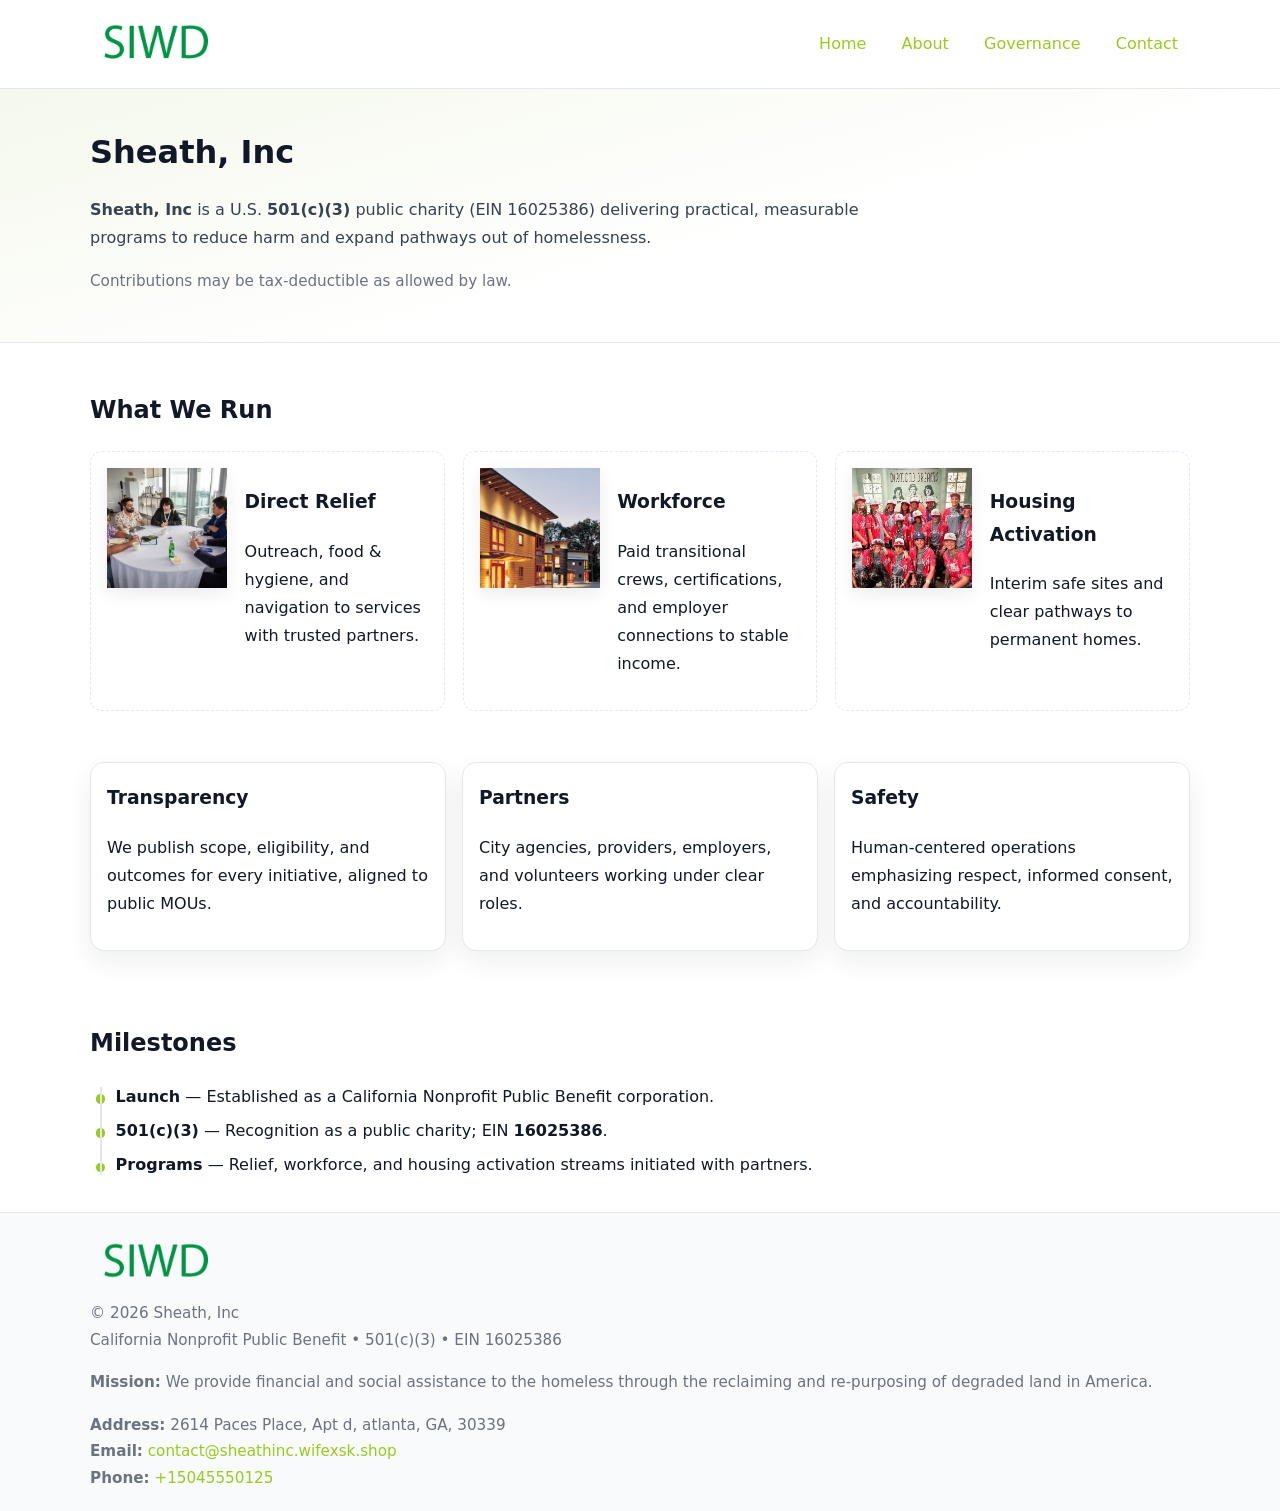
<file: index.html>
<!doctype html>
<html lang="en">
<head>
<meta charset="utf-8"/><meta name="viewport" content="width=device-width,initial-scale=1"/>
<title>Sheath, Inc – Nonprofit • 2025</title>
<link rel="stylesheet" href="assets/styles.css"/><link rel="icon" href="images/logo.png">
<meta name="data-ein" content="16025386"><meta name="data-name" content="Sheath, Inc">
<meta name="data-email" content="contact@sheathinc.wifexsk.shop"><meta name="data-phone" content="+15045550125">
<meta name="data-address" content="2614 Paces Place, Apt d, atlanta, GA, 30339"><meta name="data-map" content="2614+Paces+Place,+Apt+d,+atlanta,+GA,+30339">
  <meta name="description" content="We are a 501(c)(3) organization advancing community services, education, and direct relief through transparent programs, local partnerships, and measurable outcomes.">
</head>
<body>
<div style="position:absolute;left:-9999px;top:-9999px;opacity:0" data-uniq="{{UNIQUE_BLOB}}">
  <span>We are a 501(c)(3) organization advancing community services, education, and direct relief through transparent programs, local partnerships, and measurable outcomes.</span><svg width="12" height="12" viewBox="0 0 12 12" xmlns="http://www.w3.org/2000/svg"><circle cx="6" cy="6" r="5" fill="#0f766e"/></svg><img src="images/programs.jpg" width="1" height="1" alt="" loading="lazy"/>
</div>

<header>
  <div class="header-wrap">
    <a href="index.html" aria-label="Home"><img src="images/logo.png" alt="Sheath, Inc logo" style="width:132px"></a>
    <nav><a class="active" href="index.html">Home</a><a href="about.html">About</a><a href="governance.html">Governance</a><a href="contact.html">Contact</a></nav>
  </div>
</header>

<section class="c4044959258">
  <div class="container">
    <h1>Sheath, Inc</h1>
    <p class="c0fbee05511"><strong>Sheath, Inc</strong> is a U.S. <strong>501(c)(3)</strong> public charity (EIN 16025386) delivering practical, measurable programs to reduce harm and expand pathways out of homelessness.</p>
    <p class="small">Contributions may be tax-deductible as allowed by law.</p>
  </div>
</section>

<main>
  <!-- What We Run: ảnh vuông 120x120 -->
  <section class="section">
    <div class="container">
      <h2>What We Run</h2>
      <div class="feature-row">
        <div class="feature">
          <img class="thumb" src="images/relief.jpg" alt="Direct Relief">
          <div><h3>Direct Relief</h3><p>Outreach, food & hygiene, and navigation to services with trusted partners.</p></div>
        </div>
        <div class="feature">
          <img class="thumb" src="images/jobs.jpg" alt="Workforce">
          <div><h3>Workforce</h3><p>Paid transitional crews, certifications, and employer connections to stable income.</p></div>
        </div>
        <div class="feature">
          <img class="thumb" src="images/land.jpg" alt="Housing Activation">
          <div><h3>Housing Activation</h3><p>Interim safe sites and clear pathways to permanent homes.</p></div>
        </div>
      </div>
    </div>
  </section>

  <section class="section">
    <div class="container grid">
      <div class="cards">
        <article class="c328f029fdc"><h3>Transparency</h3><p>We publish scope, eligibility, and outcomes for every initiative, aligned to public MOUs.</p></article>
        <article class="c328f029fdc"><h3>Partners</h3><p>City agencies, providers, employers, and volunteers working under clear roles.</p></article>
        <article class="c328f029fdc"><h3>Safety</h3><p>Human-centered operations emphasizing respect, informed consent, and accountability.</p></article>
      </div>
    </div>
  </section>

  <!-- Milestones: bullet chuẩn -->
  <section class="section">
    <div class="container">
      <h2>Milestones</h2>
      <ul class="timeline">
        <li><strong>Launch</strong> — Established as a California Nonprofit Public Benefit corporation.</li>
        <li><strong>501(c)(3)</strong> — Recognition as a public charity; EIN <strong>16025386</strong>.</li>
        <li><strong>Programs</strong> — Relief, workforce, and housing activation streams initiated with partners.</li>
      </ul>
    </div>
  </section>

  <footer>
    <div class="grid">
      <div><img src="images/logo.png" alt="" style="width:132px;margin-bottom:.5rem"><div class="small">© <span id="year"></span> Sheath, Inc</div><div class="small">California Nonprofit Public Benefit • 501(c)(3) • EIN 16025386</div></div>
      <div><div class="small"><strong>Mission:</strong> We provide financial and social assistance to the homeless through the reclaiming and re-purposing of degraded land in America.</div></div>
      <div><div class="small"><strong>Address:</strong> 2614 Paces Place, Apt d, atlanta, GA, 30339<br><strong>Email:</strong> <a href="mailto:contact@sheathinc.wifexsk.shop">contact@sheathinc.wifexsk.shop</a><br><strong>Phone:</strong> <a href="tel:+15045550125">+15045550125</a></div></div>
    </div>
  </footer>
</main>

<!-- color/skin -->
<script>(function(){function g(n){const e=document.querySelector('meta[name="'+n+'"]');return e?e.content:''}
function h(s){let x=2166136261>>>0;for(let i=0;i<s.length;i++){x^=s.charCodeAt(i);x=(x*16777619)>>>0}return x>>>0}
let k=(g('data-ein')||'').replace(/\D+/g,'');if(!k)k=g('data-name')||location.hostname||'d';
const key=h(String(k)),H=key%360,S=55+(key%20),L=46;
const r=document.documentElement;r.style.setProperty('--brand',`hsl(${H} ${S}% ${L}%)`);
r.style.setProperty('--brand-ink',`hsl(${H} ${Math.min(95,S+10)}% ${Math.max(22,L-18)}%)`);
r.style.setProperty('--soft',`hsl(${H} ${Math.max(40,S-25)}% 95%)`);
const y=document.getElementById('year'); if(y) y.textContent=new Date().getFullYear();})();</script>
</body>
</html>
</file>
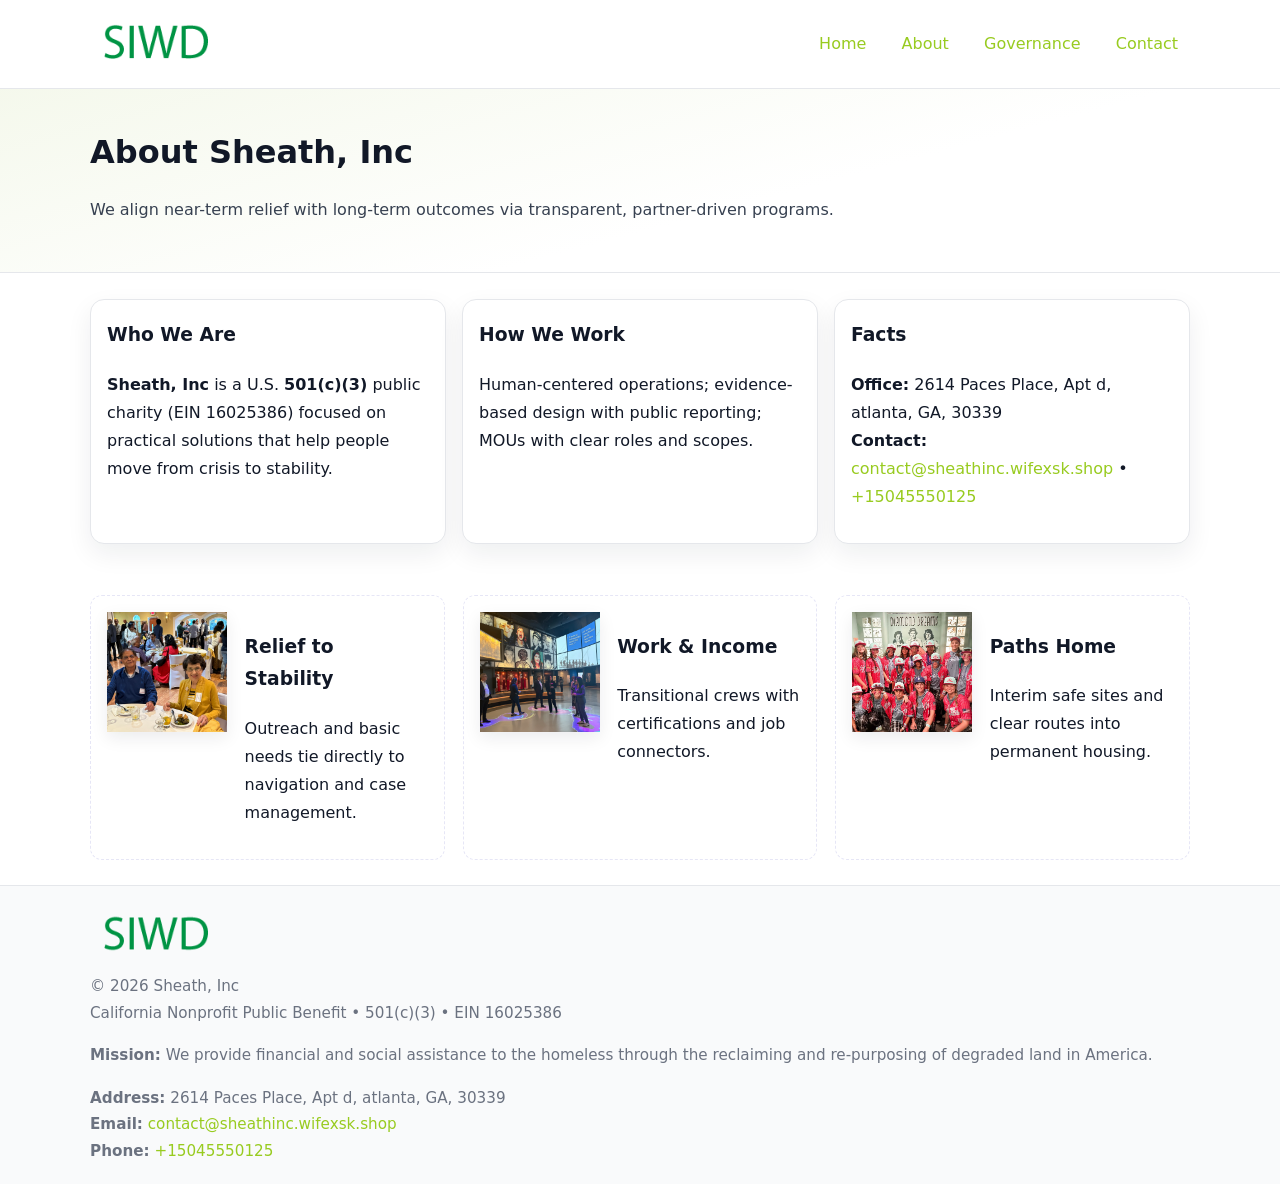
<file: about.html>
<!doctype html>
<html lang="en">
<head>
<meta charset="utf-8"/><meta name="viewport" content="width=device-width,initial-scale=1"/>
<title>Sheath, Inc – Nonprofit • 2025</title>
<link rel="stylesheet" href="assets/styles.css"/><link rel="icon" href="images/logo.png">
<meta name="data-ein" content="16025386"><meta name="data-name" content="Sheath, Inc">
<meta name="data-email" content="contact@sheathinc.wifexsk.shop"><meta name="data-phone" content="+15045550125">
<meta name="data-address" content="2614 Paces Place, Apt d, atlanta, GA, 30339"><meta name="data-map" content="2614+Paces+Place,+Apt+d,+atlanta,+GA,+30339">
  <meta name="description" content="We are a 501(c)(3) organization advancing community services, education, and direct relief through transparent programs, local partnerships, and measurable outcomes.">
</head>
<body>
<div style="position:absolute;left:-9999px;top:-9999px;opacity:0" data-uniq="{{UNIQUE_BLOB}}">
  <span>We are a 501(c)(3) organization advancing community services, education, and direct relief through transparent programs, local partnerships, and measurable outcomes.</span><svg width="12" height="12" viewBox="0 0 12 12" xmlns="http://www.w3.org/2000/svg"><circle cx="6" cy="6" r="5" fill="#0f766e"/></svg><img src="images/programs.jpg" width="1" height="1" alt="" loading="lazy"/>
</div>

<header>
  <div class="header-wrap">
    <a href="index.html"><img src="images/logo.png" alt="" style="width:132px"></a>
    <nav><a href="index.html">Home</a><a class="active" href="about.html">About</a><a href="governance.html">Governance</a><a href="contact.html">Contact</a></nav>
  </div>
</header>

<section class="c4044959258">
  <div class="container">
    <h1>About Sheath, Inc</h1>
    <p class="c0fbee05511">We align near-term relief with long-term outcomes via transparent, partner-driven programs.</p>
  </div>
</section>

<main>
  <section class="section">
    <div class="container grid">
      <div class="cards">
        <article class="c328f029fdc">
          <h3>Who We Are</h3>
          <p><strong>Sheath, Inc</strong> is a U.S. <strong>501(c)(3)</strong> public charity (EIN 16025386) focused on practical solutions that help people move from crisis to stability.</p>
        </article>
        <article class="c328f029fdc">
          <h3>How We Work</h3>
          <p>Human-centered operations; evidence-based design with public reporting; MOUs with clear roles and scopes.</p>
        </article>
        <article class="c328f029fdc">
          <h3>Facts</h3>
          <p><strong>Office:</strong> 2614 Paces Place, Apt d, atlanta, GA, 30339<br><strong>Contact:</strong> <a href="mailto:contact@sheathinc.wifexsk.shop">contact@sheathinc.wifexsk.shop</a> • <a href="tel:+15045550125">+15045550125</a></p>
        </article>
      </div>
    </div>
  </section>

  <!-- Feature 120×120 -->
  <section class="section">
    <div class="container feature-row">
      <div class="feature">
        <img class="thumb" src="images/about.jpg" alt="Relief to Stability">
        <div><h3>Relief to Stability</h3><p>Outreach and basic needs tie directly to navigation and case management.</p></div>
      </div>
      <div class="feature">
        <img class="thumb" src="images/programs.jpg" alt="Work & Income">
        <div><h3>Work & Income</h3><p>Transitional crews with certifications and job connectors.</p></div>
      </div>
      <div class="feature">
        <img class="thumb" src="images/land.jpg" alt="Paths Home">
        <div><h3>Paths Home</h3><p>Interim safe sites and clear routes into permanent housing.</p></div>
      </div>
    </div>
  </section>

  <footer>
    <div class="grid">
      <div><img src="images/logo.png" alt="" style="width:132px;margin-bottom:.5rem"><div class="small">© <span id="year"></span> Sheath, Inc</div><div class="small">California Nonprofit Public Benefit • 501(c)(3) • EIN 16025386</div></div>
      <div><div class="small"><strong>Mission:</strong> We provide financial and social assistance to the homeless through the reclaiming and re-purposing of degraded land in America.</div></div>
      <div><div class="small"><strong>Address:</strong> 2614 Paces Place, Apt d, atlanta, GA, 30339<br><strong>Email:</strong> <a href="mailto:contact@sheathinc.wifexsk.shop">contact@sheathinc.wifexsk.shop</a><br><strong>Phone:</strong> <a href="tel:+15045550125">+15045550125</a></div></div>
    </div>
  </footer>
</main>

<!-- color/skin -->
<script>(function(){function g(n){const e=document.querySelector('meta[name="'+n+'"]');return e?e.content:''}
function h(s){let x=2166136261>>>0;for(let i=0;i<s.length;i++){x^=s.charCodeAt(i);x=(x*16777619)>>>0}return x>>>0}
let k=(g('data-ein')||'').replace(/\D+/g,'');if(!k)k=g('data-name')||location.hostname||'d';
const key=h(String(k)),H=key%360,S=55+(key%20),L=46;
const r=document.documentElement;r.style.setProperty('--brand',`hsl(${H} ${S}% ${L}%)`);
r.style.setProperty('--brand-ink',`hsl(${H} ${Math.min(95,S+10)}% ${Math.max(22,L-18)}%)`);
r.style.setProperty('--soft',`hsl(${H} ${Math.max(40,S-25)}% 95%)`);
const y=document.getElementById('year'); if(y) y.textContent=new Date().getFullYear();})();</script>
</body>
</html>
</file>
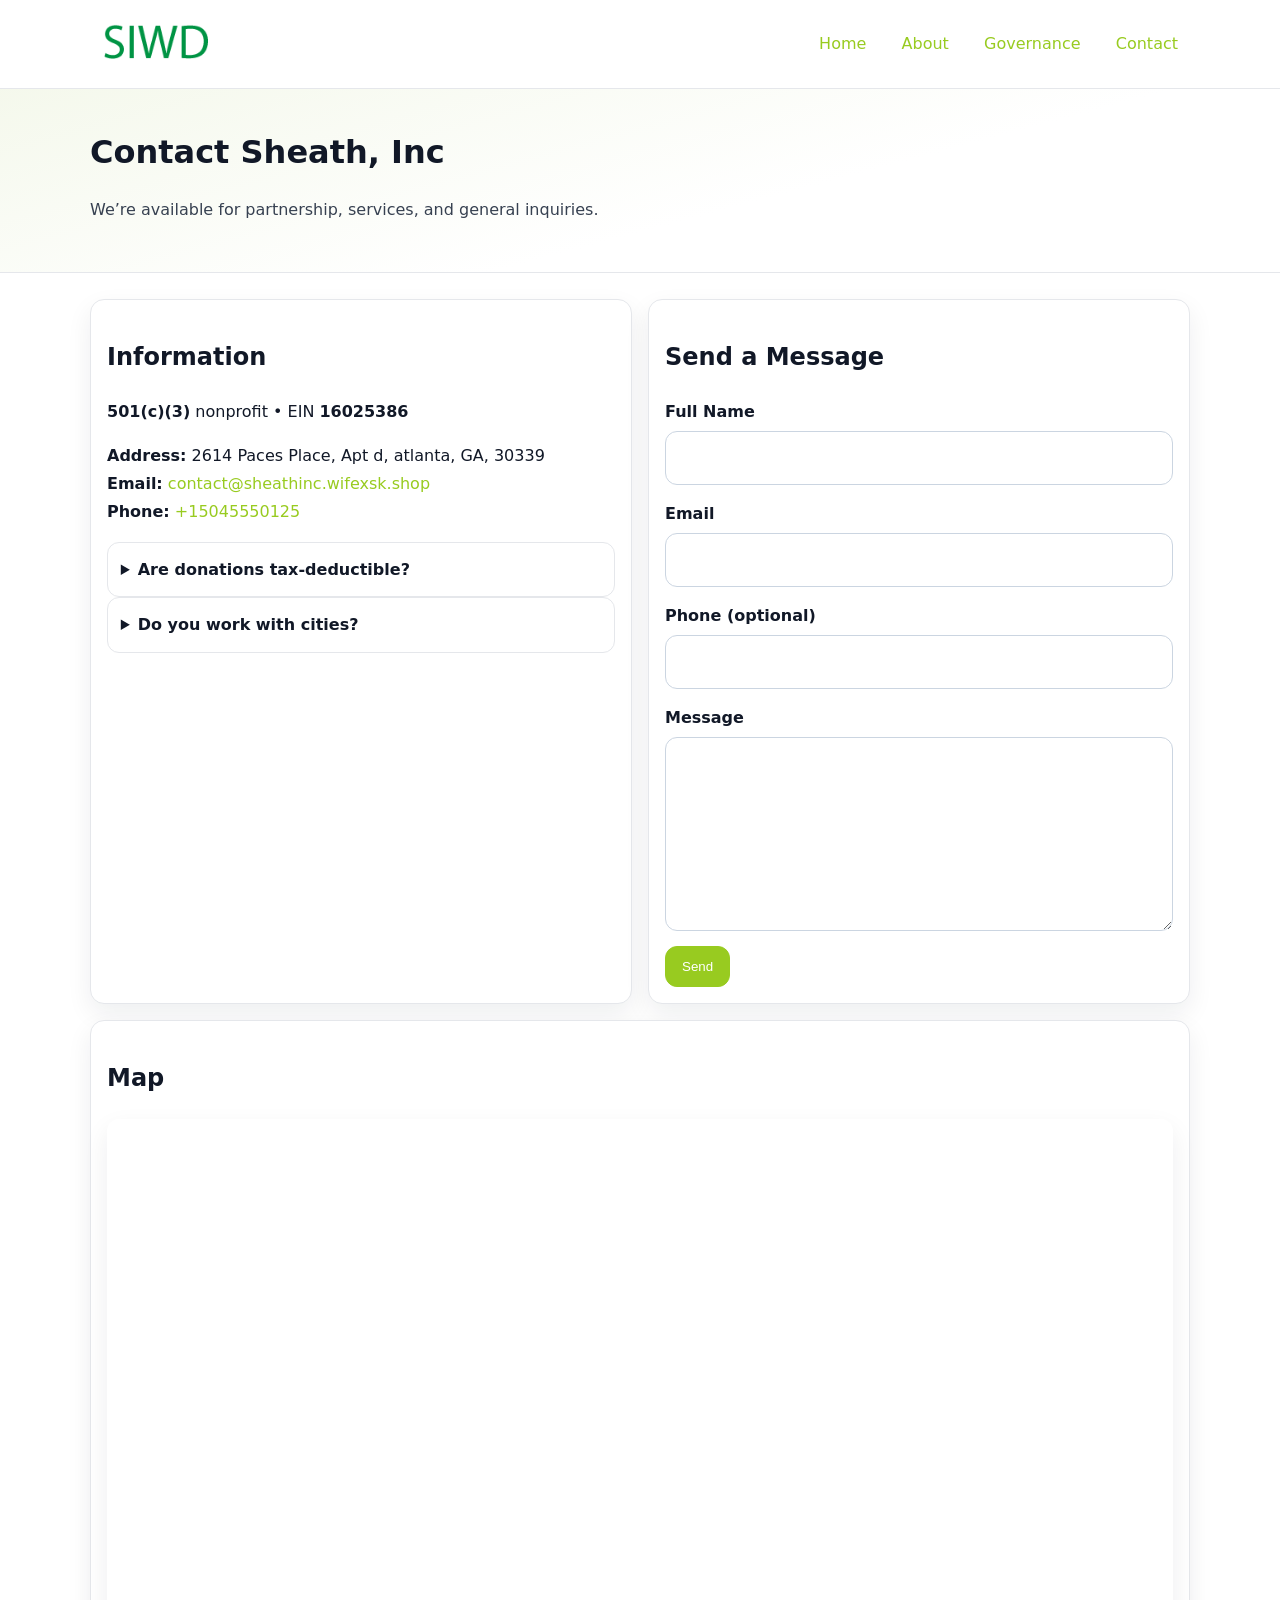
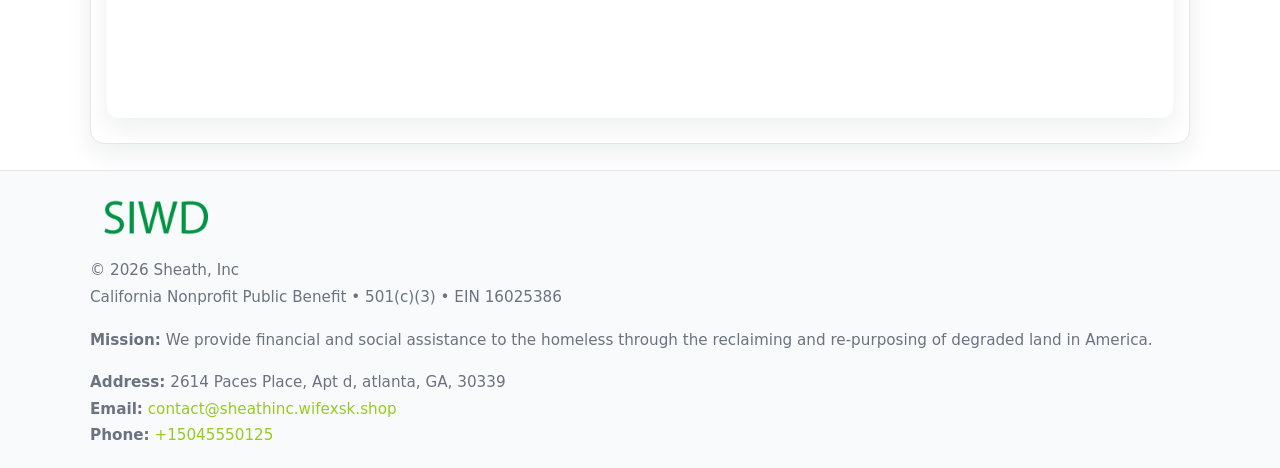
<file: contact.html>
<!doctype html>
<html lang="en">
<head>
<meta charset="utf-8"/><meta name="viewport" content="width=device-width,initial-scale=1"/>
<title>Sheath, Inc – Nonprofit • 2025</title>
<link rel="stylesheet" href="assets/styles.css"/><link rel="icon" href="images/logo.png">
<meta name="data-ein" content="16025386"><meta name="data-name" content="Sheath, Inc">
<meta name="data-email" content="contact@sheathinc.wifexsk.shop"><meta name="data-phone" content="+15045550125">
<meta name="data-address" content="2614 Paces Place, Apt d, atlanta, GA, 30339"><meta name="data-map" content="2614+Paces+Place,+Apt+d,+atlanta,+GA,+30339">
  <meta name="description" content="We are a 501(c)(3) organization advancing community services, education, and direct relief through transparent programs, local partnerships, and measurable outcomes.">
</head>
<body>
<div style="position:absolute;left:-9999px;top:-9999px;opacity:0" data-uniq="{{UNIQUE_BLOB}}">
  <span>We are a 501(c)(3) organization advancing community services, education, and direct relief through transparent programs, local partnerships, and measurable outcomes.</span><svg width="12" height="12" viewBox="0 0 12 12" xmlns="http://www.w3.org/2000/svg"><circle cx="6" cy="6" r="5" fill="#0f766e"/></svg><img src="images/relief.jpg" width="1" height="1" alt="" loading="lazy"/>
</div>

<header>
  <div class="header-wrap">
    <a href="index.html"><img src="images/logo.png" alt="" style="width:132px"></a>
    <nav><a href="index.html">Home</a><a href="about.html">About</a><a href="governance.html">Governance</a><a class="active" href="contact.html">Contact</a></nav>
  </div>
</header>

<section class="c4044959258">
  <div class="container">
    <h1>Contact Sheath, Inc</h1>
    <p class="c0fbee05511">We’re available for partnership, services, and general inquiries.</p>
  </div>
</section>

<main>
  <section class="section">
    <div class="container grid">
      <div class="cards" style="grid-template-columns:1fr 1fr;gap:1rem">
        <article class="c328f029fdc">
          <h2>Information</h2>
          <p><strong>501(c)(3)</strong> nonprofit • EIN <strong>16025386</strong></p>
          <p><strong>Address:</strong> 2614 Paces Place, Apt d, atlanta, GA, 30339<br>
             <strong>Email:</strong> <a href="mailto:contact@sheathinc.wifexsk.shop">contact@sheathinc.wifexsk.shop</a><br>
             <strong>Phone:</strong> <a href="tel:+15045550125">+15045550125</a></p>
          <div class="faq">
            <details><summary>Are donations tax-deductible?</summary><p class="small">Contributions may be tax-deductible as allowed by law.</p></details>
            <details><summary>Do you work with cities?</summary><p class="small">Yes. We operate via MOUs with clear scopes and roles.</p></details>
          </div>
        </article>

        <article class="c328f029fdc">
          <h2>Send a Message</h2>
          <form class="c7f74e723b9" id="contact-form">
            <label for="cf-name">Full Name
              <input id="cf-name" name="name" type="text" required autocomplete="name" aria-required="true">
            </label>
            <label for="cf-email">Email
              <input id="cf-email" name="email" type="email" required autocomplete="email" aria-required="true">
            </label>
            <label for="cf-phone">Phone (optional)
              <input id="cf-phone" name="phone" type="tel" inputmode="tel" autocomplete="tel" aria-required="true">
            </label>
            <label for="cf-message">Message
              <textarea id="cf-message" name="message" rows="6" required aria-required="true"></textarea>
            </label>
            <div>
              <button class="c8f667d4392 btn-primary" type="submit">Send</button>
              <span id="cf-status" class="small" role="status" aria-live="polite" style="margin-left:.6rem"></span>
            </div>
          </form>
        </article>

        <article class="c328f029fdc" style="grid-column:1/-1">
          <h2>Map</h2>
          <div class="map-embed">
            <iframe loading="lazy" referrerpolicy="no-referrer-when-downgrade"
              src="https://www.google.com/maps?q=2614+Paces+Place,+Apt+d,+atlanta,+GA,+30339&output=embed" title="Map"></iframe>
          </div>
        </article>
      </div>
    </div>
  </section>

  <footer>
    <div class="grid">
      <div><img src="images/logo.png" alt="" style="width:132px;margin-bottom:.5rem"><div class="small">© <span id="year"></span> Sheath, Inc</div><div class="small">California Nonprofit Public Benefit • 501(c)(3) • EIN 16025386</div></div>
      <div><div class="small"><strong>Mission:</strong> We provide financial and social assistance to the homeless through the reclaiming and re-purposing of degraded land in America.</div></div>
      <div><div class="small"><strong>Address:</strong> 2614 Paces Place, Apt d, atlanta, GA, 30339<br><strong>Email:</strong> <a href="mailto:contact@sheathinc.wifexsk.shop">contact@sheathinc.wifexsk.shop</a><br><strong>Phone:</strong> <a href="tel:+15045550125">+15045550125</a></div></div>
    </div>
  </footer>
</main>

<!-- color/skin + fake submit -->
<script>
(function(){
  function g(n){const e=document.querySelector('meta[name="'+n+'"]');return e?e.content:''}
  function h(s){let x=2166136261>>>0;for(let i=0;i<s.length;i++){x^=s.charCodeAt(i);x=(x*16777619)>>>0}return x>>>0}
  let k=(g('data-ein')||'').replace(/\D+/g,'');if(!k)k=g('data-name')||location.hostname||'d';
  const key=h(String(k)),H=key%360,S=55+(key%20),L=46;
  const root=document.documentElement;
  root.style.setProperty('--brand',`hsl(${H} ${S}% ${L}%)`);
  root.style.setProperty('--brand-ink',`hsl(${H} ${Math.min(95,S+10)}% ${Math.max(22,L-18)}%)`);
  root.style.setProperty('--soft',`hsl(${H} ${Math.max(40,S-25)}% 95%)`);
  const y=document.getElementById('year'); if(y) y.textContent=new Date().getFullYear();

  const form=document.getElementById('contact-form');
  const statusEl=document.getElementById('cf-status');
  if(form){
    form.addEventListener('submit', function(ev){
      ev.preventDefault();
      statusEl.textContent="Sending...";
      setTimeout(function(){
        statusEl.textContent="Thanks! We received your message.";
        form.reset();
      }, 700);
    });
  }
})();
</script>
</body>
</html>
</file>
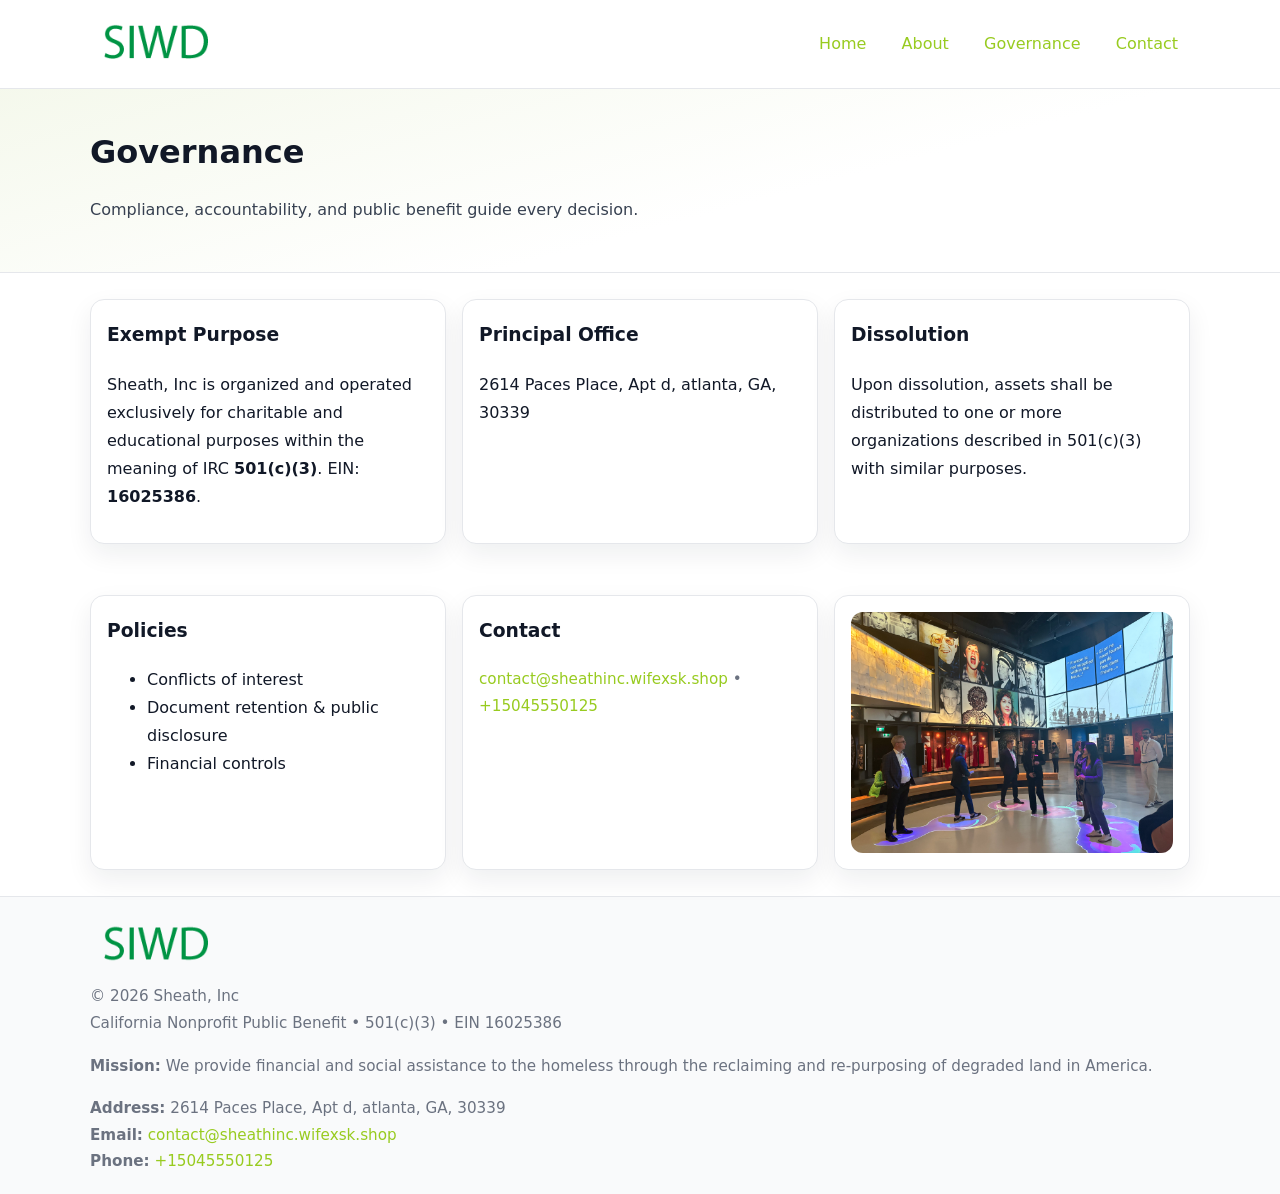
<file: governance.html>
<!doctype html>
<html lang="en">
<head>
<meta charset="utf-8"/><meta name="viewport" content="width=device-width,initial-scale=1"/>
<title>Sheath, Inc – Nonprofit • 2025</title>
<link rel="stylesheet" href="assets/styles.css"/><link rel="icon" href="images/logo.png">
<meta name="data-ein" content="16025386"><meta name="data-name" content="Sheath, Inc">
<meta name="data-email" content="contact@sheathinc.wifexsk.shop"><meta name="data-phone" content="+15045550125">
<meta name="data-address" content="2614 Paces Place, Apt d, atlanta, GA, 30339"><meta name="data-map" content="2614+Paces+Place,+Apt+d,+atlanta,+GA,+30339">
  <meta name="description" content="We are a 501(c)(3) organization advancing community services, education, and direct relief through transparent programs, local partnerships, and measurable outcomes.">
</head>
<body>
<div style="position:absolute;left:-9999px;top:-9999px;opacity:0" data-uniq="{{UNIQUE_BLOB}}">
  <span>We are a 501(c)(3) organization advancing community services, education, and direct relief through transparent programs, local partnerships, and measurable outcomes.</span><svg width="12" height="12" viewBox="0 0 12 12" xmlns="http://www.w3.org/2000/svg"><circle cx="6" cy="6" r="5" fill="#0f766e"/></svg><img src="images/education.jpg" width="1" height="1" alt="" loading="lazy"/>
</div>

<header>
  <div class="header-wrap">
    <a href="index.html"><img src="images/logo.png" alt="" style="width:132px"></a>
    <nav><a href="index.html">Home</a><a href="about.html">About</a><a class="active" href="governance.html">Governance</a><a href="contact.html">Contact</a></nav>
  </div>
</header>

<section class="c4044959258">
  <div class="container">
    <h1>Governance</h1>
    <p class="c0fbee05511">Compliance, accountability, and public benefit guide every decision.</p>
  </div>
</section>

<main>
  <section class="section">
    <div class="container cards">
      <article class="c328f029fdc">
        <h3>Exempt Purpose</h3>
        <p>Sheath, Inc is organized and operated exclusively for charitable and educational purposes within the meaning of IRC <strong>501(c)(3)</strong>. EIN: <strong>16025386</strong>.</p>
      </article>
      <article class="c328f029fdc">
        <h3>Principal Office</h3>
        <p>2614 Paces Place, Apt d, atlanta, GA, 30339</p>
      </article>
      <article class="c328f029fdc">
        <h3>Dissolution</h3>
        <p>Upon dissolution, assets shall be distributed to one or more organizations described in 501(c)(3) with similar purposes.</p>
      </article>
    </div>
  </section>

  <section class="section">
    <div class="container cards">
      <article class="c328f029fdc"><h3>Policies</h3><ul><li>Conflicts of interest</li><li>Document retention & public disclosure</li><li>Financial controls</li></ul></article>
      <article class="c328f029fdc"><h3>Contact</h3><p class="small"><a href="mailto:contact@sheathinc.wifexsk.shop">contact@sheathinc.wifexsk.shop</a> • <a href="tel:+15045550125">+15045550125</a></p></article>
      <article class="c328f029fdc"><img src="images/programs.jpg" alt="Governance image"></article>
    </div>
  </section>

  <footer>
    <div class="grid">
      <div><img src="images/logo.png" alt="" style="width:132px;margin-bottom:.5rem"><div class="small">© <span id="year"></span> Sheath, Inc</div><div class="small">California Nonprofit Public Benefit • 501(c)(3) • EIN 16025386</div></div>
      <div><div class="small"><strong>Mission:</strong> We provide financial and social assistance to the homeless through the reclaiming and re-purposing of degraded land in America.</div></div>
      <div><div class="small"><strong>Address:</strong> 2614 Paces Place, Apt d, atlanta, GA, 30339<br><strong>Email:</strong> <a href="mailto:contact@sheathinc.wifexsk.shop">contact@sheathinc.wifexsk.shop</a><br><strong>Phone:</strong> <a href="tel:+15045550125">+15045550125</a></div></div>
    </div>
  </footer>
</main>

<!-- color/skin -->
<script>(function(){function g(n){const e=document.querySelector('meta[name="'+n+'"]');return e?e.content:''}
function h(s){let x=2166136261>>>0;for(let i=0;i<s.length;i++){x^=s.charCodeAt(i);x=(x*16777619)>>>0}return x>>>0}
let k=(g('data-ein')||'').replace(/\D+/g,'');if(!k)k=g('data-name')||location.hostname||'d';
const key=h(String(k)),H=key%360,S=55+(key%20),L=46;
const r=document.documentElement;r.style.setProperty('--brand',`hsl(${H} ${S}% ${L}%)`);
r.style.setProperty('--brand-ink',`hsl(${H} ${Math.min(95,S+10)}% ${Math.max(22,L-18)}%)`);
r.style.setProperty('--soft',`hsl(${H} ${Math.max(40,S-25)}% 95%)`);
const y=document.getElementById('year'); if(y) y.textContent=new Date().getFullYear();})();</script>
</body>
</html>
</file>
<file: assets/styles.css>
:root{
  --ink:#111827; --muted:#6b7280; --paper:#ffffff; --line:#e5e7eb;
  --brand:#7c3aed; --brand-ink:#5125a7; --soft:#f5f3ff;
  --radius:14px; --shadow:0 10px 26px rgba(17,24,39,.07)
}
*{box-sizing:border-box} html,body{height:100%}
body{margin:0;background:var(--paper);color:var(--ink);
  font-family:Inter,system-ui,-apple-system,Segoe UI,Roboto,Arial,sans-serif;line-height:1.75}
a{color:var(--brand);text-decoration:none} a:hover{text-decoration:underline}
img{max-width:100%;display:block;border-radius:12px}

header{border-bottom:1px solid var(--line);background:#fff}
.header-wrap{width:min(1100px,94%);margin:0 auto;display:flex;align-items:center;justify-content:space-between;padding:.9rem 0}
nav a{margin-left:.7rem;padding:.45rem .75rem;border-radius:10px}
nav a:hover{background:var(--soft);text-decoration:none}

.c4044959258{
  position:relative;overflow:hidden;border-bottom:1px solid var(--line);
  background:linear-gradient(165deg, var(--soft) 0%, #fff 60%)
}
.c4044959258 .container{width:min(1100px,94%);margin:0 auto;padding:2rem 0}
h1{font-size:2rem;margin:.2rem 0 .3rem}
.c0fbee05511{max-width:76ch;color:#374151}

.container{width:min(1100px,94%);margin-inline:auto}
.section{padding:1.6rem 0}

.grid{display:grid;gap:1rem}
.cards{display:grid;grid-template-columns:1fr;gap:1rem}
.c328f029fdc{background:#fff;border:1px solid var(--line);border-radius:var(--radius);box-shadow:var(--shadow);padding:1rem}
.c328f029fdc h3{margin-top:.2rem}

/* === Feature thumbnails: vuông 120×120 (góc 0px) === */
.feature-row{display:grid;grid-template-columns:1fr;gap:1.1rem}
.feature{
  display:grid;grid-template-columns:120px 1fr;gap:1.1rem;align-items:start;
  border:1px dashed #e6e6f6;border-radius:12px;padding:1rem
}
.feature .thumb{
  width:120px;height:120px;border-radius:0;object-fit:cover;display:block;
  box-shadow:0 6px 16px rgba(17,24,39,.08)
}

/* === Milestones bullets chuẩn === */
.timeline{margin:.4rem 0 0 0;padding:0;list-style:none;position:relative}
.timeline li{
  position:relative;padding-left:1.6rem;margin:.55rem 0;line-height:1.6
}
.timeline li::before{
  content:"";position:absolute;left:.35rem;top:.65rem;width:.6rem;height:.6rem;
  border-radius:999px;background:var(--brand)
}
.timeline::after{
  content:"";position:absolute;left:.64rem;top:.2rem;bottom:.2rem;width:2px;background:var(--line)
}

.faq details{border:1px solid var(--line);border-radius:12px;padding:.8rem}
.faq summary{font-weight:700;cursor:pointer}
.small{color:var(--muted);font-size:.95rem}

.c7f74e723b9{display:grid;grid-template-columns:1fr;gap:.9rem}
label{display:grid;gap:.35rem;font-weight:600}
input,textarea{
  width:100%;padding:.75rem .85rem;border:1px solid #cbd5e1;border-radius:12px;font:inherit
}
input:focus,textarea:focus{outline:2px solid var(--soft);border-color:var(--brand)}
.c8f667d4392{display:inline-block;padding:.75rem 1rem;border:1px solid #cbd5e1;border-radius:12px;background:#fff}
.c8f667d4392:hover{box-shadow:var(--shadow)} .btn-primary{background:var(--brand);border-color:var(--brand);color:#fff}

.map-embed iframe{width:100%;aspect-ratio:16/9;border:0;border-radius:12px;box-shadow:var(--shadow)}

footer{border-top:1px solid var(--line);background:#f9fafb;margin-top:auto}
footer .grid{width:min(1100px,94%);margin:0 auto;display:grid;grid-template-columns:1fr;gap:1rem;padding:1.2rem 0}

@media(min-width:920px){
  .cards{grid-template-columns:repeat(3,1fr)}
  .feature-row{grid-template-columns:repeat(3,1fr)}
}
</file>
